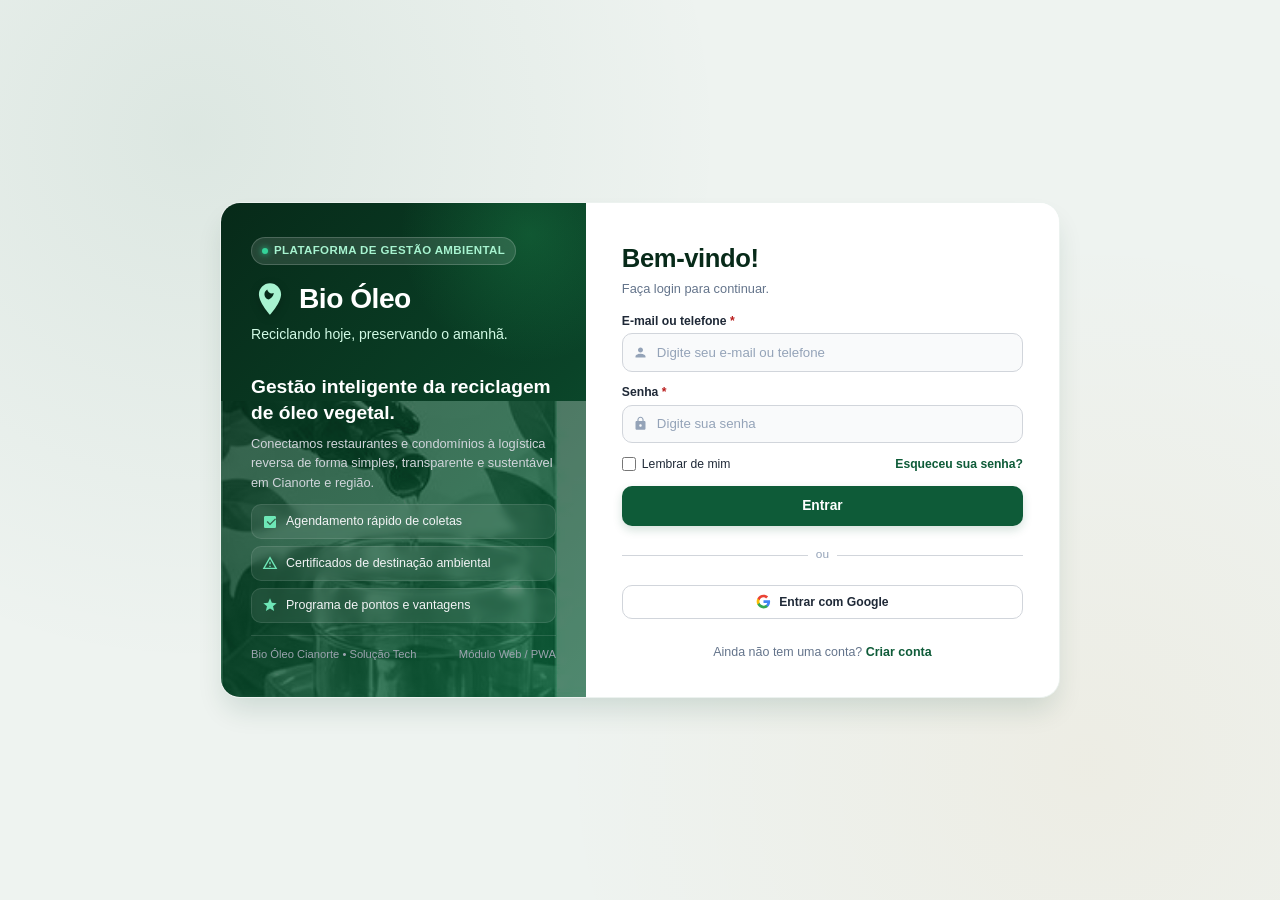
<file: Nova pasta/index.html>
<!DOCTYPE html>
<html lang="pt-BR">
<head>
  <meta charset="UTF-8">
  <meta http-equiv="refresh" content="0; url=login.html">
  <title>Redirecionando para Login — BioÓleo Digital</title>
</head>
<body>
  <p>Redirecionando para a tela de login... Se não for redirecionado, <a href="login.html">clique aqui</a>.</p>
</body>
</html>
</file>
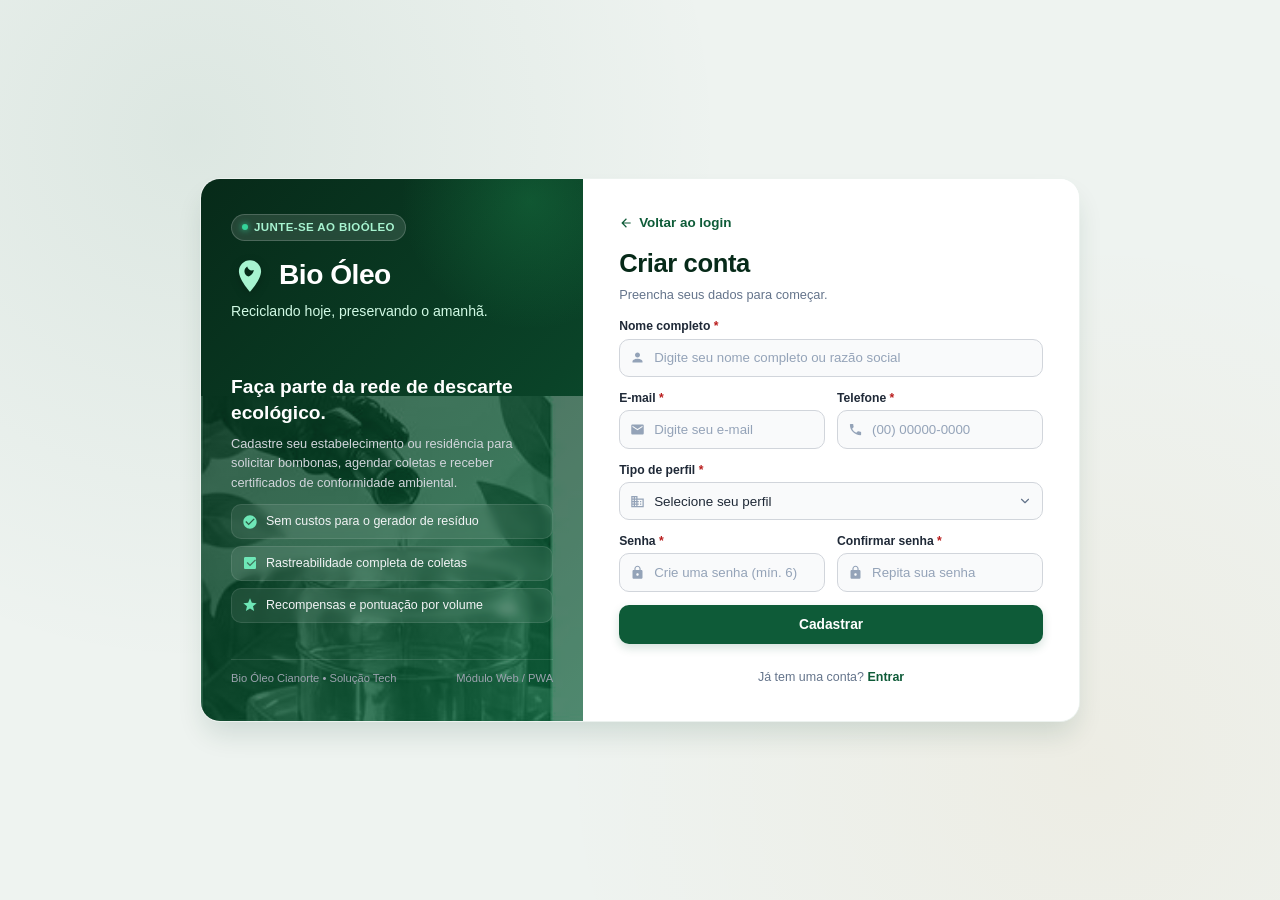
<file: Nova pasta/cadastro.html>
<!DOCTYPE html>
<html lang="pt-BR">

<head>
  <meta charset="UTF-8">
  <meta name="viewport" content="width=device-width, initial-scale=1.0">
  <meta name="description"
    content="BioÓleo Digital - Cadastre seu restaurante ou condomínio para solicitar coletas de óleo vegetal e emitir certificados ambientais.">
  <title>Criar Conta — BioÓleo Digital</title>

  <link rel="stylesheet" href="css/style.css">
  <link rel="icon" type="image/png" href="img/logo.png">
</head>

<body>

  <main class="container-cadastro" role="main">

    <aside class="painel-lateral" aria-label="Apresentação do Programa de Coleta BioÓleo">
      <img src="img/hero_photo.png" alt="" class="imagem-fundo-lateral" aria-hidden="true">

      <div class="cabecalho-lateral">
        <div class="tag-destaque">
          <span class="ponto-tag" aria-hidden="true"></span>
          <span>Junte-se ao BioÓleo</span>
        </div>

        <div class="marca-lateral">
          <svg class="icone-marca" viewBox="0 0 24 24" aria-hidden="true">
            <path
              d="M12 2C8.13 2 5 5.13 5 9c0 5.25 7 13 7 13s7-7.75 7-13c0-3.87-3.13-7-7-7zm0 10.5c-1.93 0-3.5-1.57-3.5-3.5 0-1.29.7-2.42 1.75-3.04.28 1.45 1.48 2.54 2.95 2.54.42 0 .82-.09 1.18-.25-.33 2.45-2.26 4.25-4.38 4.25z" />
          </svg>
          <h2 class="titulo-marca">Bio Óleo</h2>
        </div>

        <p class="slogan">Reciclando hoje, preservando o amanhã.</p>
      </div>

      <div class="conteudo-lateral">
        <h3 class="titulo-destaque">Faça parte da rede de descarte ecológico.</h3>
        <p class="texto-destaque">
          Cadastre seu estabelecimento ou residência para solicitar bombonas, agendar coletas e receber certificados de
          conformidade ambiental.
        </p>

        <div class="lista-beneficios">
          <div class="item-beneficio">
            <svg class="icone-beneficio" viewBox="0 0 24 24" aria-hidden="true">
              <path
                d="M12 2C6.48 2 2 6.48 2 12s4.48 10 10 10 10-4.48 10-10S17.52 2 12 2zm-2 15l-5-5 1.41-1.41L10 14.17l7.59-7.59L19 8l-9 9z" />
            </svg>
            <span>Sem custos para o gerador de resíduo</span>
          </div>
          <div class="item-beneficio">
            <svg class="icone-beneficio" viewBox="0 0 24 24" aria-hidden="true">
              <path
                d="M19 3H5c-1.1 0-2 .9-2 2v14c0 1.1.9 2 2 2h14c1.1 0 2-.9 2-2V5c0-1.1-.9-2-2-2zm-7 14l-5-5 1.41-1.41L12 14.17l7.59-7.59L21 8l-9 9z" />
            </svg>
            <span>Rastreabilidade completa de coletas</span>
          </div>
          <div class="item-beneficio">
            <svg class="icone-beneficio" viewBox="0 0 24 24" aria-hidden="true">
              <path d="M12 17.27L18.18 21l-1.64-7.03L22 9.24l-7.19-.61L12 2 9.19 8.63 2 9.24l5.46 4.73L5.82 21z" />
            </svg>
            <span>Recompensas e pontuação por volume</span>
          </div>
        </div>
      </div>

      <div class="rodape-lateral">
        <span>Bio Óleo Cianorte &bull; Solução Tech</span>
        <span>Módulo Web / PWA</span>
      </div>
    </aside>

    <section class="painel-formulario" aria-labelledby="tituloCadastro">

      <a href="login.html" class="link-voltar" title="Voltar para a tela de login">
        <svg viewBox="0 0 24 24" aria-hidden="true">
          <path d="M20 11H7.83l5.59-5.59L12 4l-8 8 8 8 1.41-1.41L7.83 13H20v-2z" />
        </svg>
        <span>Voltar ao login</span>
      </a>

      <header class="cabecalho-formulario">
        <div class="logo-mobile">
          <svg viewBox="0 0 24 24" aria-hidden="true">
            <path
              d="M12 2C8.13 2 5 5.13 5 9c0 5.25 7 13 7 13s7-7.75 7-13c0-3.87-3.13-7-7-7zm0 10.5c-1.93 0-3.5-1.57-3.5-3.5 0-1.29.7-2.42 1.75-3.04.28 1.45 1.48 2.54 2.95 2.54.42 0 .82-.09 1.18-.25-.33 2.45-2.26 4.25-4.38 4.25z" />
          </svg>
          <span>Bio Óleo Digital</span>
        </div>
        <h1 id="tituloCadastro" class="titulo-formulario">Criar conta</h1>
        <p class="subtitulo-formulario">Preencha seus dados para começar.</p>
      </header>

      <form class="formulario" method="POST" action="cadastro.html">

        <div class="grupo-campo">
          <label for="nome" class="rotulo-campo">
            <span>Nome completo <span class="campo-obrigatorio" aria-hidden="true">*</span></span>
          </label>
          <div class="campo-com-icone">
            <svg class="icone-campo" viewBox="0 0 24 24" aria-hidden="true">
              <path
                d="M12 12c2.21 0 4-1.79 4-4s-1.79-4-4-4-4 1.79-4 4 1.79 4 4 4zm0 2c-2.67 0-8 1.34-8 4v2h16v-2c0-2.66-5.33-4-8-4z" />
            </svg>
            <input type="text" id="nome" name="nome" class="input-texto"
              placeholder="Digite seu nome completo ou razão social" autocomplete="name" required>
          </div>
        </div>

        <div class="linha-dupla">

          <div class="grupo-campo">
            <label for="email" class="rotulo-campo">
              <span>E-mail <span class="campo-obrigatorio" aria-hidden="true">*</span></span>
            </label>
            <div class="campo-com-icone">
              <svg class="icone-campo" viewBox="0 0 24 24" aria-hidden="true">
                <path
                  d="M20 4H4c-1.1 0-1.99.9-1.99 2L2 18c0 1.1.9 2 2 2h16c1.1 0 2-.9 2-2V6c0-1.1-.9-2-2-2zm0 4l-8 5-8-5V6l8 5 8-5v2z" />
              </svg>
              <input type="email" id="email" name="email" class="input-texto" placeholder="Digite seu e-mail"
                autocomplete="email" required>
            </div>
          </div>

          <div class="grupo-campo">
            <label for="telefone" class="rotulo-campo">
              <span>Telefone <span class="campo-obrigatorio" aria-hidden="true">*</span></span>
            </label>
            <div class="campo-com-icone">
              <svg class="icone-campo" viewBox="0 0 24 24" aria-hidden="true">
                <path
                  d="M6.62 10.79c1.44 2.83 3.76 5.14 6.59 6.59l2.2-2.2c.27-.27.67-.36 1.02-.24 1.12.37 2.33.57 3.57.57.55 0 1 .45 1 1V20c0 .55-.45 1-1 1-9.39 0-17-7.61-17-17 0-.55.45-1 1-1h3.5c.55 0 1 .45 1 1 0 1.25.2 2.45.57 3.57.11.35.03.74-.25 1.02l-2.2 2.2z" />
              </svg>
              <input type="tel" id="telefone" name="telefone" class="input-texto" placeholder="(00) 00000-0000"
                autocomplete="tel" required>
            </div>
          </div>

        </div>

        <div class="grupo-campo">
          <label for="tipo" class="rotulo-campo">
            <span>Tipo de perfil <span class="campo-obrigatorio" aria-hidden="true">*</span></span>
          </label>
          <div class="campo-com-icone">
            <svg class="icone-campo" viewBox="0 0 24 24" aria-hidden="true">
              <path
                d="M12 7V3H2v18h20V7H12zM6 19H4v-2h2v2zm0-4H4v-2h2v2zm0-4H4V9h2v2zm0-4H4V5h2v2zm4 12H8v-2h2v2zm0-4H8v-2h2v2zm0-4H8V9h2v2zm0-4H8V5h2v2zm10 12h-8v-2h2v-2h-2v-2h2v-2h-2V9h8v10zm-2-8h-2v2h2v-2zm0 4h-2v2h2v-2z" />
            </svg>
            <select id="tipo" name="tipo" class="select-perfil" required>
              <option value="" disabled selected>Selecione seu perfil</option>
              <option value="Restaurante">Restaurante / Lanchonete</option>
              <option value="Condominio">Condomínio Residencial</option>
              <option value="Escola">Escola / Instituição de Ensino</option>
              <option value="Empresa">Indústria / Empresa</option>
              <option value="Residencial">Pessoa Física / Residencial</option>
            </select>
          </div>
        </div>

        <div class="linha-dupla">

          <div class="grupo-campo">
            <label for="senha" class="rotulo-campo">
              <span>Senha <span class="campo-obrigatorio" aria-hidden="true">*</span></span>
            </label>
            <div class="campo-com-icone">
              <svg class="icone-campo" viewBox="0 0 24 24" aria-hidden="true">
                <path
                  d="M18 8h-1V6c0-2.76-2.24-5-5-5S7 3.24 7 6v2H6c-1.1 0-2 .9-2 2v10c0 1.1.9 2 2 2h12c1.1 0 2-.9 2-2V10c0-1.1-.9-2-2-2zm-6 9c-1.1 0-2-.9-2-2s.9-2 2-2 2 .9 2 2-.9 2-2 2zm3.1-9H8.9V6c0-1.71 1.39-3.1 3.1-3.1 1.71 0 3.1 1.39 3.1 3.1v2z" />
              </svg>
              <input type="password" id="senha" name="senha" class="input-texto" placeholder="Crie uma senha (mín. 6)"
                autocomplete="new-password" minlength="6" required>
            </div>
          </div>

          <div class="grupo-campo">
            <label for="confirmarSenha" class="rotulo-campo">
              <span>Confirmar senha <span class="campo-obrigatorio" aria-hidden="true">*</span></span>
            </label>
            <div class="campo-com-icone">
              <svg class="icone-campo" viewBox="0 0 24 24" aria-hidden="true">
                <path
                  d="M18 8h-1V6c0-2.76-2.24-5-5-5S7 3.24 7 6v2H6c-1.1 0-2 .9-2 2v10c0 1.1.9 2 2 2h12c1.1 0 2-.9 2-2V10c0-1.1-.9-2-2-2zm-6 9c-1.1 0-2-.9-2-2s.9-2 2-2 2 .9 2 2-.9 2-2 2zm3.1-9H8.9V6c0-1.71 1.39-3.1 3.1-3.1 1.71 0 3.1 1.39 3.1 3.1v2z" />
              </svg>
              <input type="password" id="confirmarSenha" name="confirmar_senha" class="input-texto"
                placeholder="Repita sua senha" autocomplete="new-password" minlength="6" required>
            </div>
          </div>

        </div>

        <button type="submit" class="botao-principal">
          <span>Cadastrar</span>
        </button>

        <footer class="rodape-formulario">
          <span>Já tem uma conta? </span>
          <a href="login.html">Entrar</a>
        </footer>

      </form>
    </section>

  </main>

</body>

</html>
</file>
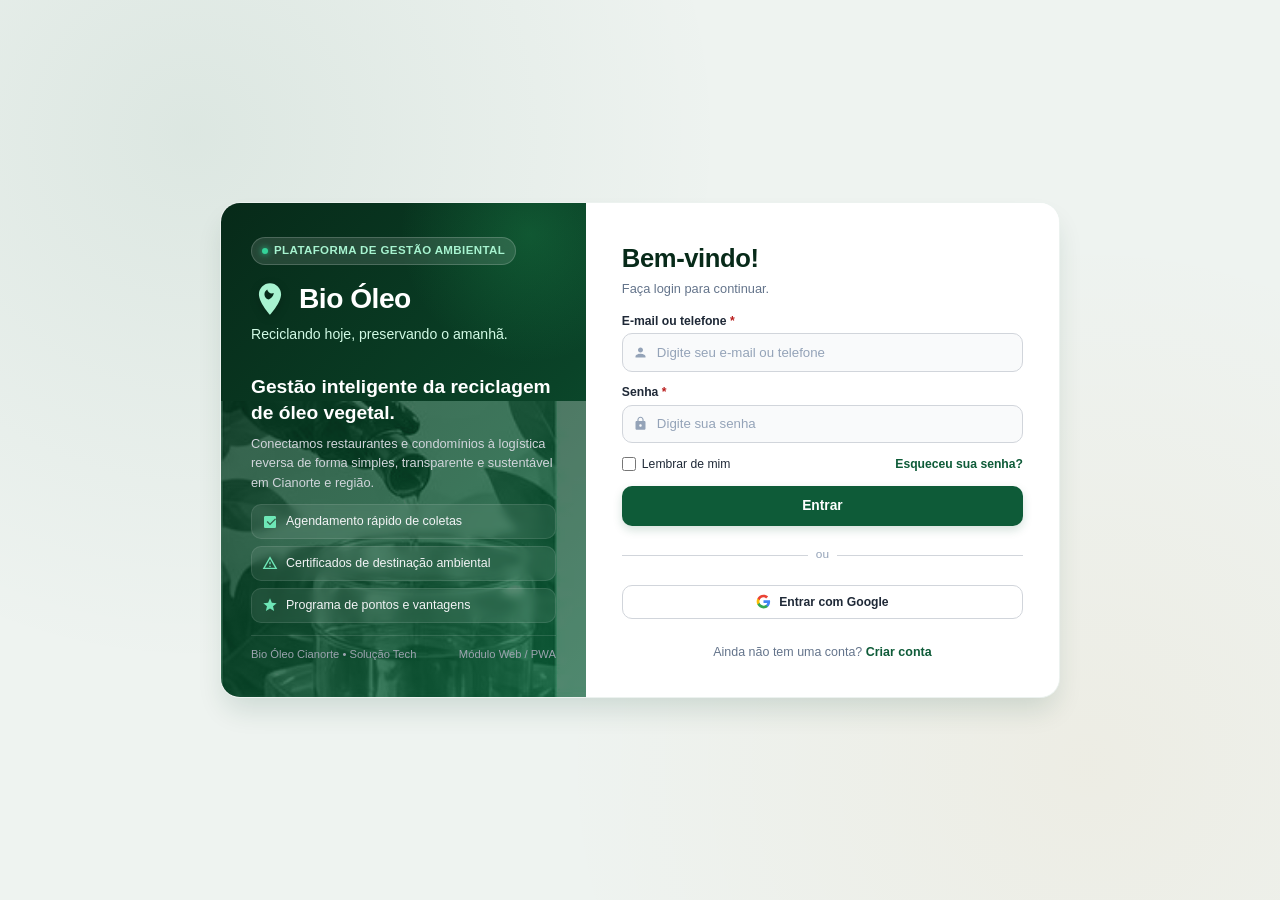
<file: Nova pasta/login.html>
<!DOCTYPE html>
<html lang="pt-BR">
<head>
  <meta charset="UTF-8">
  <meta name="viewport" content="width=device-width, initial-scale=1.0">
  <meta name="description" content="BioÓleo Digital - Plataforma de Gestão Ambiental para coleta e reciclagem de óleo vegetal usado. Acesse sua conta.">
  <title>Login — BioÓleo Digital</title>
  <link rel="stylesheet" href="css/style.css">
  <link rel="icon" type="image/png" href="img/logo.png">
</head>
<body>

  <main class="container-login" role="main">
    
    <aside class="painel-lateral" aria-label="Apresentação Institucional BioÓleo Digital">
      <img src="img/hero_photo.png" alt="" class="imagem-fundo-lateral" aria-hidden="true">

      <div class="cabecalho-lateral">
        <div class="tag-destaque">
          <span class="ponto-tag" aria-hidden="true"></span>
          <span>Plataforma de Gestão Ambiental</span>
        </div>

        <div class="marca-lateral">
          <svg class="icone-marca" viewBox="0 0 24 24" aria-hidden="true">
            <path d="M12 2C8.13 2 5 5.13 5 9c0 5.25 7 13 7 13s7-7.75 7-13c0-3.87-3.13-7-7-7zm0 10.5c-1.93 0-3.5-1.57-3.5-3.5 0-1.29.7-2.42 1.75-3.04.28 1.45 1.48 2.54 2.95 2.54.42 0 .82-.09 1.18-.25-.33 2.45-2.26 4.25-4.38 4.25z"/>
          </svg>
          <h2 class="titulo-marca">Bio Óleo</h2>
        </div>

        <p class="slogan">Reciclando hoje, preservando o amanhã.</p>
      </div>

      <div class="conteudo-lateral">
        <h3 class="titulo-destaque">Gestão inteligente da reciclagem de óleo vegetal.</h3>
        <p class="texto-destaque">
          Conectamos restaurantes e condomínios à logística reversa de forma simples, transparente e sustentável em Cianorte e região.
        </p>

        <div class="lista-beneficios">
          <div class="item-beneficio">
            <svg class="icone-beneficio" viewBox="0 0 24 24" aria-hidden="true">
              <path d="M19 3H5c-1.1 0-2 .9-2 2v14c0 1.1.9 2 2 2h14c1.1 0 2-.9 2-2V5c0-1.1-.9-2-2-2zm-7 14l-5-5 1.41-1.41L12 14.17l7.59-7.59L21 8l-9 9z"/>
            </svg>
            <span>Agendamento rápido de coletas</span>
          </div>
          <div class="item-beneficio">
            <svg class="icone-beneficio" viewBox="0 0 24 24" aria-hidden="true">
              <path d="M12 2L1 21h22L12 2zm0 3.99L19.53 19H4.47L12 5.99zM11 16h2v2h-2zm0-6h2v4h-2z"/>
            </svg>
            <span>Certificados de destinação ambiental</span>
          </div>
          <div class="item-beneficio">
            <svg class="icone-beneficio" viewBox="0 0 24 24" aria-hidden="true">
              <path d="M12 17.27L18.18 21l-1.64-7.03L22 9.24l-7.19-.61L12 2 9.19 8.63 2 9.24l5.46 4.73L5.82 21z"/>
            </svg>
            <span>Programa de pontos e vantagens</span>
          </div>
        </div>
      </div>

      <div class="rodape-lateral">
        <span>Bio Óleo Cianorte &bull; Solução Tech</span>
        <span>Módulo Web / PWA</span>
      </div>
    </aside>

    <section class="painel-formulario" aria-labelledby="tituloLogin">
      <header class="cabecalho-formulario">
        <div class="logo-mobile">
          <svg viewBox="0 0 24 24" aria-hidden="true">
            <path d="M12 2C8.13 2 5 5.13 5 9c0 5.25 7 13 7 13s7-7.75 7-13c0-3.87-3.13-7-7-7zm0 10.5c-1.93 0-3.5-1.57-3.5-3.5 0-1.29.7-2.42 1.75-3.04.28 1.45 1.48 2.54 2.95 2.54.42 0 .82-.09 1.18-.25-.33 2.45-2.26 4.25-4.38 4.25z"/>
          </svg>
          <span>Bio Óleo Digital</span>
        </div>
        <h1 id="tituloLogin" class="titulo-formulario">Bem-vindo!</h1>
        <p class="subtitulo-formulario">Faça login para continuar.</p>
      </header>

      <form class="formulario" method="POST" action="login.html">
        
        <div class="grupo-campo">
          <label for="email" class="rotulo-campo">
            <span>E-mail ou telefone <span class="campo-obrigatorio" aria-hidden="true">*</span></span>
          </label>
          <div class="campo-com-icone">
            <svg class="icone-campo" viewBox="0 0 24 24" aria-hidden="true">
              <path d="M12 12c2.21 0 4-1.79 4-4s-1.79-4-4-4-4 1.79-4 4 1.79 4 4 4zm0 2c-2.67 0-8 1.34-8 4v2h16v-2c0-2.66-5.33-4-8-4z"/>
            </svg>
            <input 
              type="text" 
              id="email" 
              name="usuario" 
              class="input-texto" 
              placeholder="Digite seu e-mail ou telefone" 
              autocomplete="username" 
              required
            >
          </div>
        </div>

        <div class="grupo-campo">
          <label for="senha" class="rotulo-campo">
            <span>Senha <span class="campo-obrigatorio" aria-hidden="true">*</span></span>
          </label>
          <div class="campo-com-icone">
            <svg class="icone-campo" viewBox="0 0 24 24" aria-hidden="true">
              <path d="M18 8h-1V6c0-2.76-2.24-5-5-5S7 3.24 7 6v2H6c-1.1 0-2 .9-2 2v10c0 1.1.9 2 2 2h12c1.1 0 2-.9 2-2V10c0-1.1-.9-2-2-2zm-6 9c-1.1 0-2-.9-2-2s.9-2 2-2 2 .9 2 2-.9 2-2 2zm3.1-9H8.9V6c0-1.71 1.39-3.1 3.1-3.1 1.71 0 3.1 1.39 3.1 3.1v2z"/>
            </svg>
            <input 
              type="password" 
              id="senha" 
              name="senha" 
              class="input-texto" 
              placeholder="Digite sua senha" 
              autocomplete="current-password" 
              required
            >
          </div>
        </div>

        <div class="opcoes-formulario">
          <label class="rotulo-checkbox">
            <input type="checkbox" id="lembrar" name="lembrar" class="checkbox">
            <span>Lembrar de mim</span>
          </label>
          <a href="#" class="link-esqueceu-senha">Esqueceu sua senha?</a>
        </div>

        <button type="submit" class="botao-principal">
          <span>Entrar</span>
        </button>

        <div class="divisor-social" aria-hidden="true">
          <span>ou</span>
        </div>

        <div class="botoes-sociais">
          <button type="button" class="botao-social" aria-label="Entrar com Google">
            <svg viewBox="0 0 24 24" aria-hidden="true">
              <path fill="#4285F4" d="M22.56 12.25c0-.78-.07-1.53-.2-2.25H12v4.26h5.92c-.26 1.37-1.04 2.53-2.21 3.31v2.77h3.57c2.08-1.92 3.28-4.74 3.28-8.09z"/>
              <path fill="#34A853" d="M12 23c2.97 0 5.46-.98 7.28-2.66l-3.57-2.77c-.98.66-2.23 1.06-3.71 1.06-2.86 0-5.29-1.93-6.16-4.53H2.18v2.84C3.99 20.53 7.7 23 12 23z"/>
              <path fill="#FBBC05" d="M5.84 14.09c-.22-.66-.35-1.36-.35-2.09s.13-1.43.35-2.09V7.06H2.18C1.43 8.55 1 10.22 1 12s.43 3.45 1.18 4.94l2.85-2.22.81-.63z"/>
              <path fill="#EA4335" d="M12 5.38c1.62 0 3.06.56 4.21 1.64l3.15-3.15C17.45 2.09 14.97 1 12 1 7.7 1 3.99 3.47 2.18 7.06l3.66 2.84c.87-2.6 3.3-4.52 6.16-4.52z"/>
            </svg>
            <span>Entrar com Google</span>
          </button>
        </div>

        <footer class="rodape-formulario">
          <span>Ainda não tem uma conta? </span>
          <a href="cadastro.html">Criar conta</a>
        </footer>

      </form>
    </section>

  </main>

</body>
</html>
</file>
<file: Nova pasta/css/style.css>
:root {
  --verde-900: #072a19;
  --verde-800: #0a4328;
  --verde-700: #0e5b38;
  --verde-600: #127a4b;
  --verde-500: #19945b;
  --verde-claro: #a7f3d0;
  --verde-brilho: #34d399;

  --oleo-ambar: #d97706;
  --cor-erro:   #b91c1c;

  --cor-fundo:        #eef3f0;
  --cor-branco:       #ffffff;
  --cor-texto-escuro: #1f2937;
  --cor-texto-medio:  #64748b;
  --cor-texto-claro:  #94a3b8;
  --cor-borda:        #d1d5db;

  --fonte-padrao: -apple-system, BlinkMacSystemFont, "Segoe UI", Roboto, Helvetica, Arial, sans-serif;

  --sombra-suave: 0 4px 6px -1px rgba(0, 0, 0, 0.07);
  --sombra-media: 0 10px 25px -3px rgba(10, 67, 40, 0.12);
  --sombra-card:  0 16px 28px -5px rgba(10, 67, 40, 0.14);

  --borda-raio-pequeno: 6px;
  --borda-raio-medio:   10px;
  --borda-raio-grande:  16px;
  --borda-raio-card:    20px;
  --borda-raio-redondo: 9999px;

  --transicao-rapida: all 0.2s cubic-bezier(0.4, 0, 0.2, 1);
}

*, *::before, *::after {
  box-sizing: border-box;
  min-width: 0;
  margin: 0;
  padding: 0;
}

html {
  font-size: 16px;
  -webkit-text-size-adjust: 100%;
  width: 100%;
  max-width: 100%;
  overflow-x: hidden;
}

body {
  font-family: var(--fonte-padrao);
  background-color: var(--cor-fundo);
  background-image: 
    radial-gradient(circle at 15% 15%, rgba(14, 91, 56, 0.08) 0%, transparent 40%),
    radial-gradient(circle at 85% 85%, rgba(217, 119, 6, 0.05) 0%, transparent 40%);
  color: var(--cor-texto-escuro);
  min-height: 100vh;
  min-height: 100dvh;
  width: 100%;
  max-width: 100%;
  display: flex;
  flex-direction: column;
  justify-content: center;
  align-items: center;
  padding: clamp(8px, 2.5vh, 24px) clamp(6px, 2.5vw, 18px);
  line-height: 1.5;
  -webkit-font-smoothing: antialiased;
  overflow-x: hidden;
  overflow-y: auto;
}

.container-login,
.container-cadastro {
  width: 100%;
  max-width: min(920px, 100%);
  margin: auto;
  background-color: var(--cor-branco);
  border-radius: var(--borda-raio-card);
  box-shadow: var(--sombra-card);
  overflow: hidden;
  display: flex;
  min-height: 0;
  border: 1px solid rgba(14, 91, 56, 0.08);
  position: relative;
  transition: max-width 0.3s ease, border-radius 0.3s ease;
}

.container-cadastro {
  max-width: min(950px, 100%);
}

.painel-lateral {
  flex: 0.95;
  background: linear-gradient(135deg, var(--verde-900) 0%, var(--verde-800) 60%, var(--verde-700) 100%);
  color: #ffffff;
  padding: clamp(18px, 3vw, 34px) clamp(16px, 2.6vw, 30px);
  display: flex;
  flex-direction: column;
  justify-content: space-between;
  position: relative;
  overflow: hidden;
  min-width: 0;
}

.imagem-fundo-lateral {
  position: absolute;
  bottom: 0;
  left: 0;
  width: 100%;
  height: 60%;
  object-fit: cover;
  object-position: center bottom;
  opacity: 0.28;
  mix-blend-mode: luminosity;
  pointer-events: none;
}

.painel-lateral::after {
  content: "";
  position: absolute;
  top: -20%;
  right: -20%;
  width: 260px;
  height: 260px;
  background: radial-gradient(circle, rgba(46, 204, 113, 0.2) 0%, transparent 70%);
  pointer-events: none;
}

.cabecalho-lateral {
  position: relative;
  z-index: 2;
  width: 100%;
}

.tag-destaque {
  display: inline-flex;
  align-items: center;
  gap: 6px;
  background: rgba(255, 255, 255, 0.12);
  backdrop-filter: blur(8px);
  padding: 4px 10px;
  border-radius: var(--borda-raio-redondo);
  font-size: 0.72rem;
  font-weight: 600;
  letter-spacing: 0.4px;
  text-transform: uppercase;
  color: var(--verde-claro);
  border: 1px solid rgba(255, 255, 255, 0.18);
  margin-bottom: clamp(8px, 1.5vh, 16px);
  max-width: 100%;
}

.ponto-tag {
  width: 6px;
  height: 6px;
  background-color: var(--verde-brilho);
  border-radius: 50%;
  box-shadow: 0 0 6px var(--verde-brilho);
  flex-shrink: 0;
}

.marca-lateral {
  display: flex;
  align-items: center;
  gap: 10px;
  margin-bottom: 4px;
}

.icone-marca {
  width: clamp(30px, 3.6vw, 38px);
  height: clamp(30px, 3.6vw, 38px);
  fill: var(--verde-claro);
  filter: drop-shadow(0 3px 5px rgba(0, 0, 0, 0.2));
  flex-shrink: 0;
}

.titulo-marca {
  font-size: clamp(1.5rem, 2.2vw, 1.8rem);
  font-weight: 800;
  letter-spacing: -0.5px;
  color: #ffffff;
}

.slogan {
  font-size: clamp(0.8rem, 1.1vw, 0.88rem);
  color: #d1fae5;
  font-weight: 400;
  margin-bottom: clamp(12px, 1.8vh, 18px);
}

.conteudo-lateral {
  position: relative;
  z-index: 2;
  margin: clamp(8px, 1.4vh, 16px) 0;
  width: 100%;
}

.titulo-destaque {
  font-size: clamp(1.05rem, 1.5vw, 1.25rem);
  font-weight: 700;
  line-height: 1.35;
  color: #ffffff;
  margin-bottom: 8px;
}

.texto-destaque {
  font-size: clamp(0.78rem, 1vw, 0.84rem);
  color: #d1d5db;
  line-height: 1.5;
}

.lista-beneficios {
  display: flex;
  flex-direction: column;
  gap: 7px;
  margin-top: clamp(8px, 1.4vh, 14px);
  width: 100%;
}

.item-beneficio {
  display: flex;
  align-items: center;
  gap: 8px;
  background: rgba(255, 255, 255, 0.08);
  border: 1px solid rgba(255, 255, 255, 0.1);
  padding: 7px 10px;
  border-radius: var(--borda-raio-medio);
  font-size: 0.78rem;
  color: #f3f4f6;
  backdrop-filter: blur(4px);
  width: 100%;
}

.icone-beneficio {
  width: 16px;
  height: 16px;
  fill: #6ee7b7;
  flex-shrink: 0;
}

.rodape-lateral {
  position: relative;
  z-index: 2;
  font-size: 0.7rem;
  color: #9ca3af;
  border-top: 1px solid rgba(255, 255, 255, 0.12);
  padding-top: 10px;
  display: flex;
  justify-content: space-between;
  align-items: center;
  width: 100%;
}

.painel-formulario {
  flex: 1.25;
  padding: clamp(18px, 3vw, 34px) clamp(16px, 3vw, 36px);
  display: flex;
  flex-direction: column;
  justify-content: center;
  background-color: var(--cor-branco);
  position: relative;
  min-width: 0;
  width: 100%;
}

.link-voltar {
  display: inline-flex;
  align-items: center;
  gap: 6px;
  color: var(--verde-700);
  font-size: 0.84rem;
  font-weight: 600;
  text-decoration: none;
  margin-bottom: clamp(6px, 1.2vh, 12px);
  align-self: flex-start;
  transition: var(--transicao-rapida);
}

.link-voltar:hover {
  color: var(--verde-900);
  transform: translateX(-3px);
}

.link-voltar svg {
  width: 14px;
  height: 14px;
  fill: currentColor;
  flex-shrink: 0;
}

.cabecalho-formulario {
  margin-bottom: clamp(10px, 1.5vh, 16px);
  width: 100%;
}

.logo-mobile {
  display: none;
  align-items: center;
  gap: 8px;
  margin-bottom: 8px;
}

.logo-mobile svg {
  width: 24px;
  height: 24px;
  fill: var(--verde-700);
  flex-shrink: 0;
}

.logo-mobile span {
  font-size: 1.15rem;
  font-weight: 800;
  color: var(--verde-800);
}

.titulo-formulario {
  font-size: clamp(1.3rem, 2vw, 1.6rem);
  font-weight: 800;
  color: var(--verde-900);
  letter-spacing: -0.4px;
  margin-bottom: 2px;
}

.subtitulo-formulario {
  font-size: clamp(0.78rem, 1vw, 0.85rem);
  color: var(--cor-texto-medio);
}

.formulario {
  display: flex;
  flex-direction: column;
  gap: clamp(8px, 1.3vh, 12px);
  width: 100%;
}

.linha-dupla {
  display: grid;
  grid-template-columns: 1fr 1fr;
  gap: clamp(8px, 1.2vw, 12px);
  width: 100%;
}

.grupo-campo {
  display: flex;
  flex-direction: column;
  gap: 3px;
  position: relative;
  width: 100%;
}

.rotulo-campo {
  font-size: clamp(0.74rem, 0.95vw, 0.8rem);
  font-weight: 600;
  color: var(--cor-texto-escuro);
  display: flex;
  justify-content: space-between;
}

.campo-obrigatorio {
  color: var(--cor-erro);
}

.campo-com-icone {
  position: relative;
  display: flex;
  align-items: center;
  width: 100%;
}

.icone-campo {
  position: absolute;
  left: 11px;
  width: 15px;
  height: 15px;
  fill: var(--cor-texto-claro);
  pointer-events: none;
  transition: var(--transicao-rapida);
  flex-shrink: 0;
}

.input-texto, 
.select-perfil {
  width: 100%;
  height: clamp(38px, 4.3vh, 42px);
  padding: 0 14px 0 34px;
  background-color: #f9fafb;
  border: 1.5px solid var(--cor-borda);
  border-radius: var(--borda-raio-medio);
  font-size: clamp(0.84rem, 1vw, 0.89rem);
  font-family: inherit;
  color: var(--cor-texto-escuro);
  transition: var(--transicao-rapida);
  outline: none;
}

.select-perfil {
  padding-right: 28px;
  cursor: pointer;
  appearance: none;
  background-image: url("data:image/svg+xml;charset=US-ASCII,%3Csvg%20xmlns%3D%22http%3A%2F%2Fwww.w3.org%2F2000%2Fsvg%22%20width%3D%2214%22%20height%3D%2214%22%20viewBox%3D%220%200%2024%2024%22%20fill%3D%22none%22%20stroke%3D%22%2364748b%22%20stroke-width%3D%222%22%20stroke-linecap%3D%22round%22%20stroke-linejoin%3D%22round%22%3E%3Cpath%20d%3D%22m6%209%206%206%206-6%22%2F%3E%3C%2Fsvg%3E");
  background-repeat: no-repeat;
  background-position: right 10px center;
}

.input-texto::placeholder {
  color: var(--cor-texto-claro);
  font-size: 0.83rem;
}

.input-texto:hover, 
.select-perfil:hover {
  border-color: #94a3b8;
  background-color: #ffffff;
}

.input-texto:focus, 
.select-perfil:focus {
  border-color: var(--verde-700);
  background-color: #ffffff;
  box-shadow: 0 0 0 3px rgba(14, 91, 56, 0.14);
}

.campo-com-icone:focus-within .icone-campo {
  fill: var(--verde-700);
}

.opcoes-formulario {
  display: flex;
  justify-content: space-between;
  align-items: center;
  flex-wrap: wrap;
  gap: 6px;
  font-size: clamp(0.74rem, 0.95vw, 0.8rem);
  width: 100%;
}

.rotulo-checkbox {
  display: inline-flex;
  align-items: center;
  gap: 6px;
  cursor: pointer;
  color: var(--cor-texto-escuro);
  user-select: none;
}

.checkbox {
  width: 14px;
  height: 14px;
  border: 1.5px solid var(--cor-borda);
  border-radius: 4px;
  cursor: pointer;
  accent-color: var(--verde-700);
  flex-shrink: 0;
}

.link-esqueceu-senha {
  color: var(--verde-700);
  font-weight: 600;
  text-decoration: none;
  transition: var(--transicao-rapida);
}

.link-esqueceu-senha:hover {
  color: var(--verde-900);
  text-decoration: underline;
}

.botao-principal {
  width: 100%;
  height: clamp(38px, 4.4vh, 43px);
  background-color: var(--verde-700);
  color: #ffffff;
  border: none;
  border-radius: var(--borda-raio-medio);
  font-size: clamp(0.86rem, 1vw, 0.93rem);
  font-weight: 700;
  font-family: inherit;
  cursor: pointer;
  display: inline-flex;
  align-items: center;
  justify-content: center;
  gap: 7px;
  box-shadow: 0 4px 10px rgba(14, 91, 56, 0.18);
  transition: var(--transicao-rapida);
  margin-top: 1px;
}

.botao-principal:hover {
  background-color: var(--verde-800);
  box-shadow: 0 6px 14px rgba(14, 91, 56, 0.28);
  transform: translateY(-1px);
}

.botao-principal:active {
  transform: translateY(0);
}

.divisor-social {
  display: flex;
  align-items: center;
  text-align: center;
  margin: clamp(6px, 1vh, 9px) 0;
  color: var(--cor-texto-claro);
  font-size: 0.74rem;
  text-transform: lowercase;
  width: 100%;
}

.divisor-social::before,
.divisor-social::after {
  content: "";
  flex: 1;
  border-bottom: 1px solid var(--cor-borda);
}

.divisor-social span {
  padding: 0 8px;
}

.botoes-sociais {
  display: flex;
  flex-direction: column;
  gap: clamp(6px, 0.8vh, 8px);
  width: 100%;
}

.botao-social {
  width: 100%;
  height: clamp(34px, 3.8vh, 38px);
  background-color: #ffffff;
  border: 1px solid var(--cor-borda);
  border-radius: var(--borda-raio-medio);
  color: var(--cor-texto-escuro);
  font-size: clamp(0.76rem, 0.95vw, 0.82rem);
  font-weight: 600;
  font-family: inherit;
  cursor: pointer;
  display: flex;
  align-items: center;
  justify-content: center;
  gap: 8px;
  transition: var(--transicao-rapida);
  text-decoration: none;
}

.botao-social:hover {
  background-color: #f9fafb;
  border-color: #94a3b8;
}

.botao-social svg {
  width: 15px;
  height: 15px;
  flex-shrink: 0;
}

.rodape-formulario {
  margin-top: clamp(8px, 1.4vh, 12px);
  text-align: center;
  font-size: clamp(0.78rem, 0.95vw, 0.84rem);
  color: var(--cor-texto-medio);
  width: 100%;
}

.rodape-formulario a {
  color: var(--verde-700);
  font-weight: 700;
  text-decoration: none;
  transition: var(--transicao-rapida);
}

.rodape-formulario a:hover {
  color: var(--verde-900);
  text-decoration: underline;
}

@media (max-width: 1366px) {
  .container-login {
    max-width: min(840px, 92vw);
  }
  .container-cadastro {
    max-width: min(880px, 92vw);
  }
}

@media (max-height: 720px) and (min-width: 801px) {
  body {
    padding: 6px;
  }
  .painel-lateral {
    padding: 14px 18px;
  }
  .painel-formulario {
    padding: 14px 20px;
  }
  .conteudo-lateral {
    margin: 4px 0;
  }
  .lista-beneficios {
    margin-top: 6px;
    gap: 4px;
  }
  .item-beneficio {
    padding: 4px 8px;
    font-size: 0.72rem;
  }
  .cabecalho-formulario {
    margin-bottom: 6px;
  }
  .formulario {
    gap: 6px;
  }
  .linha-dupla {
    gap: 6px;
  }
  .input-texto, 
  .select-perfil {
    height: 35px;
  }
  .botao-principal {
    height: 36px;
  }
  .botao-social {
    height: 32px;
  }
  .divisor-social {
    margin: 4px 0;
  }
  .rodape-formulario {
    margin-top: 6px;
  }
}

@media (max-width: 800px) {
  body {
    padding: 12px 10px;
    justify-content: flex-start;
    align-items: center;
  }

  .container-login,
  .container-cadastro {
    flex-direction: column;
    max-width: min(480px, 100%);
    width: 100%;
    margin: 6px auto;
    border-radius: var(--borda-raio-grande);
    box-shadow: var(--sombra-media);
  }

  .container-cadastro {
    max-width: min(520px, 100%);
  }

  .painel-lateral {
    flex: none;
    padding: 16px 20px;
    display: block;
    width: 100%;
  }

  .lista-beneficios,
  .rodape-lateral,
  .imagem-fundo-lateral,
  .conteudo-lateral {
    display: none;
  }

  .tag-destaque {
    margin-bottom: 6px;
    font-size: 0.68rem;
    padding: 3px 8px;
  }

  .titulo-marca {
    font-size: 1.4rem;
  }

  .slogan {
    margin-bottom: 0;
    font-size: 0.78rem;
  }

  .painel-formulario {
    padding: 20px 18px;
    width: 100%;
  }

  .logo-mobile {
    display: none;
  }

  .titulo-formulario {
    font-size: 1.32rem;
  }

  .linha-dupla {
    grid-template-columns: 1fr;
    gap: 9px;
  }
}

@media (max-width: 600px) {
  body {
    padding: 8px 6px;
    align-items: stretch;
    justify-content: flex-start;
  }

  .container-login,
  .container-cadastro {
    max-width: 100%;
    width: 100%;
    margin: 0;
    border-radius: var(--borda-raio-grande);
    box-shadow: var(--sombra-suave);
  }

  .painel-lateral {
    padding: 14px 16px;
    width: 100%;
  }

  .icone-marca {
    width: 28px;
    height: 28px;
  }

  .titulo-marca {
    font-size: 1.25rem;
  }

  .tag-destaque {
    padding: 2px 7px;
    font-size: 0.64rem;
  }

  .painel-formulario {
    padding: 16px 14px;
    width: 100%;
  }

  .titulo-formulario {
    font-size: 1.24rem;
  }

  .subtitulo-formulario {
    font-size: 0.78rem;
  }

  .input-texto, 
  .select-perfil {
    height: 39px;
    font-size: 16px;
    padding-left: 32px;
    padding-right: 14px;
  }

  .icone-campo {
    left: 9px;
    width: 14px;
    height: 14px;
  }

  .botao-principal {
    height: 41px;
    font-size: 0.88rem;
  }

  .botao-social {
    height: 36px;
    font-size: 0.78rem;
  }

  .opcoes-formulario {
    flex-direction: row;
    justify-content: space-between;
    align-items: center;
    gap: 6px;
  }

  .link-esqueceu-senha {
    font-size: 0.76rem;
  }

  .rodape-formulario {
    font-size: 0.78rem;
    margin-top: 10px;
  }
}

@media (max-width: 360px) {
  body {
    padding: 4px 2px;
  }

  .container-login,
  .container-cadastro {
    border-radius: var(--borda-raio-medio);
  }

  .painel-formulario {
    padding: 12px 10px;
  }

  .painel-lateral {
    padding: 10px 10px;
  }

  .titulo-marca,
  .titulo-formulario {
    font-size: 1.15rem;
  }

  .opcoes-formulario {
    flex-direction: column;
    align-items: flex-start;
    gap: 4px;
  }

  .botao-social span {
    font-size: 0.72rem;
  }
}
</file>
